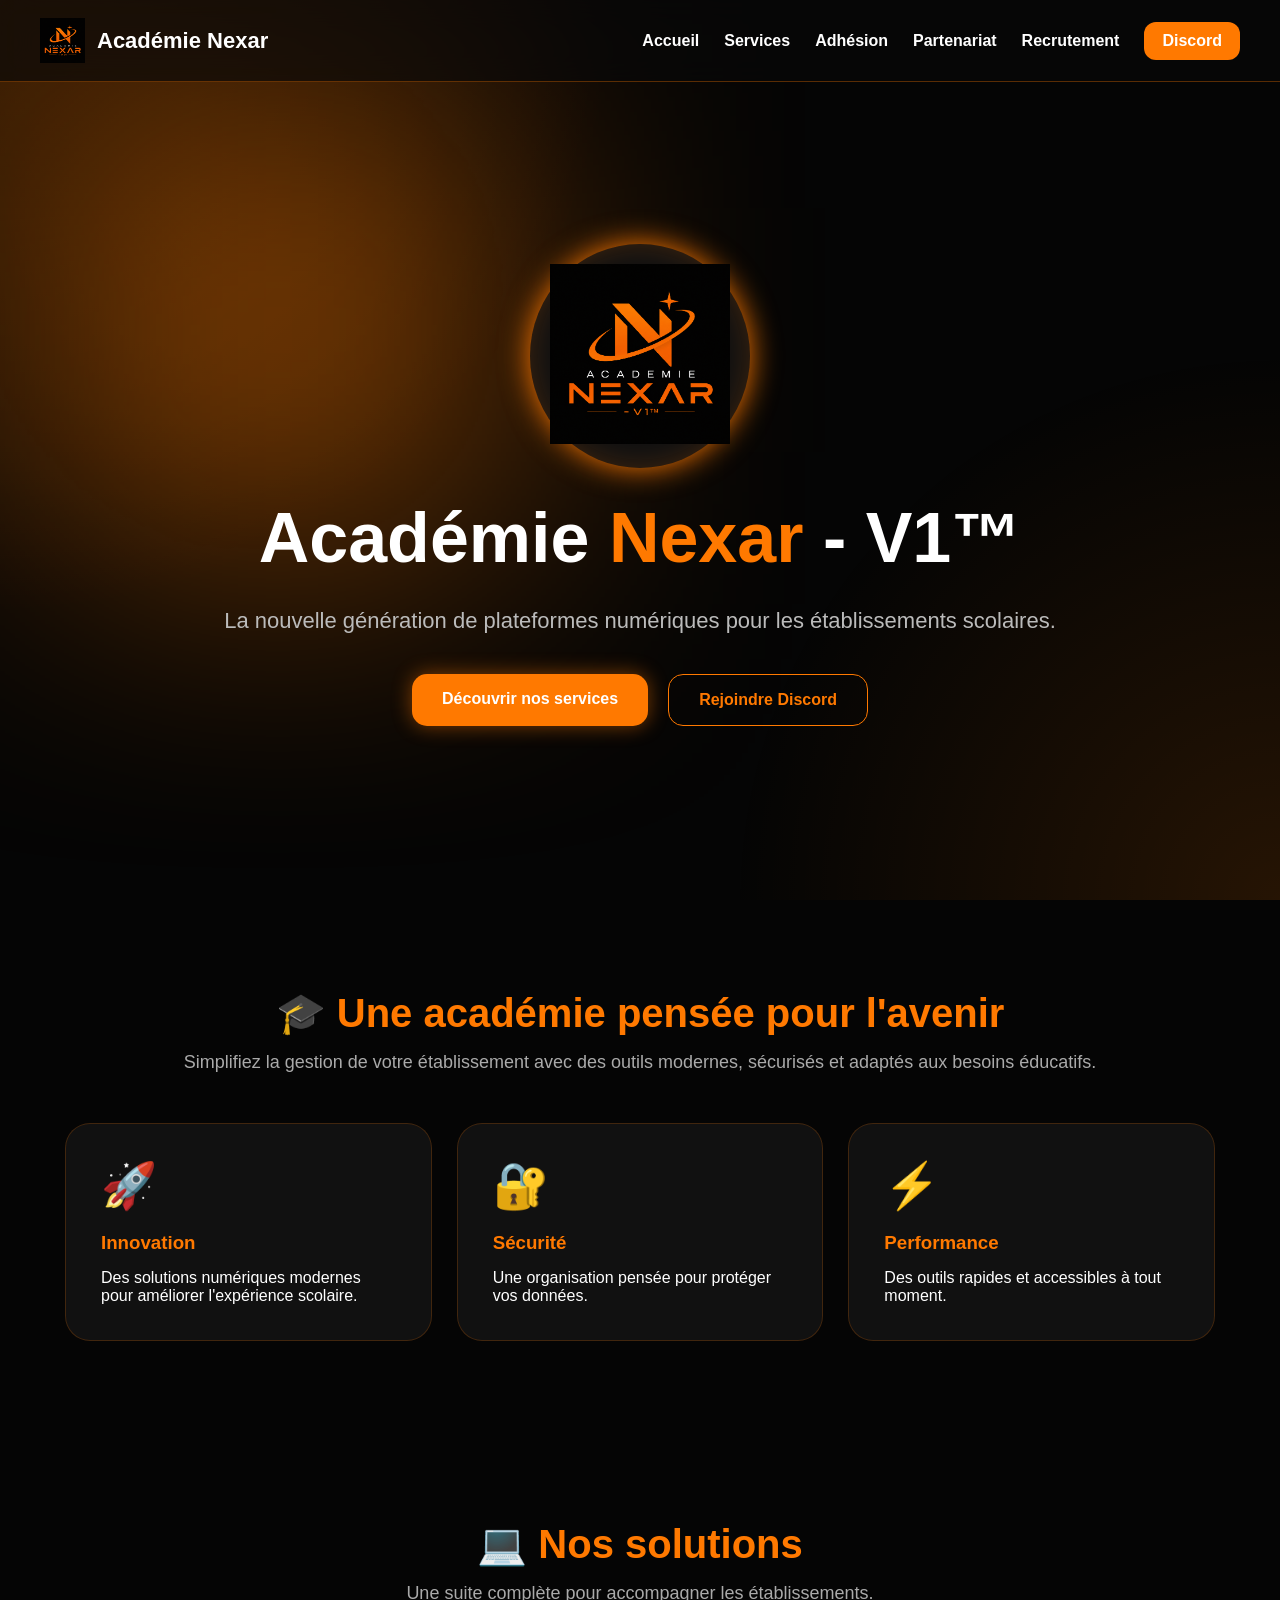
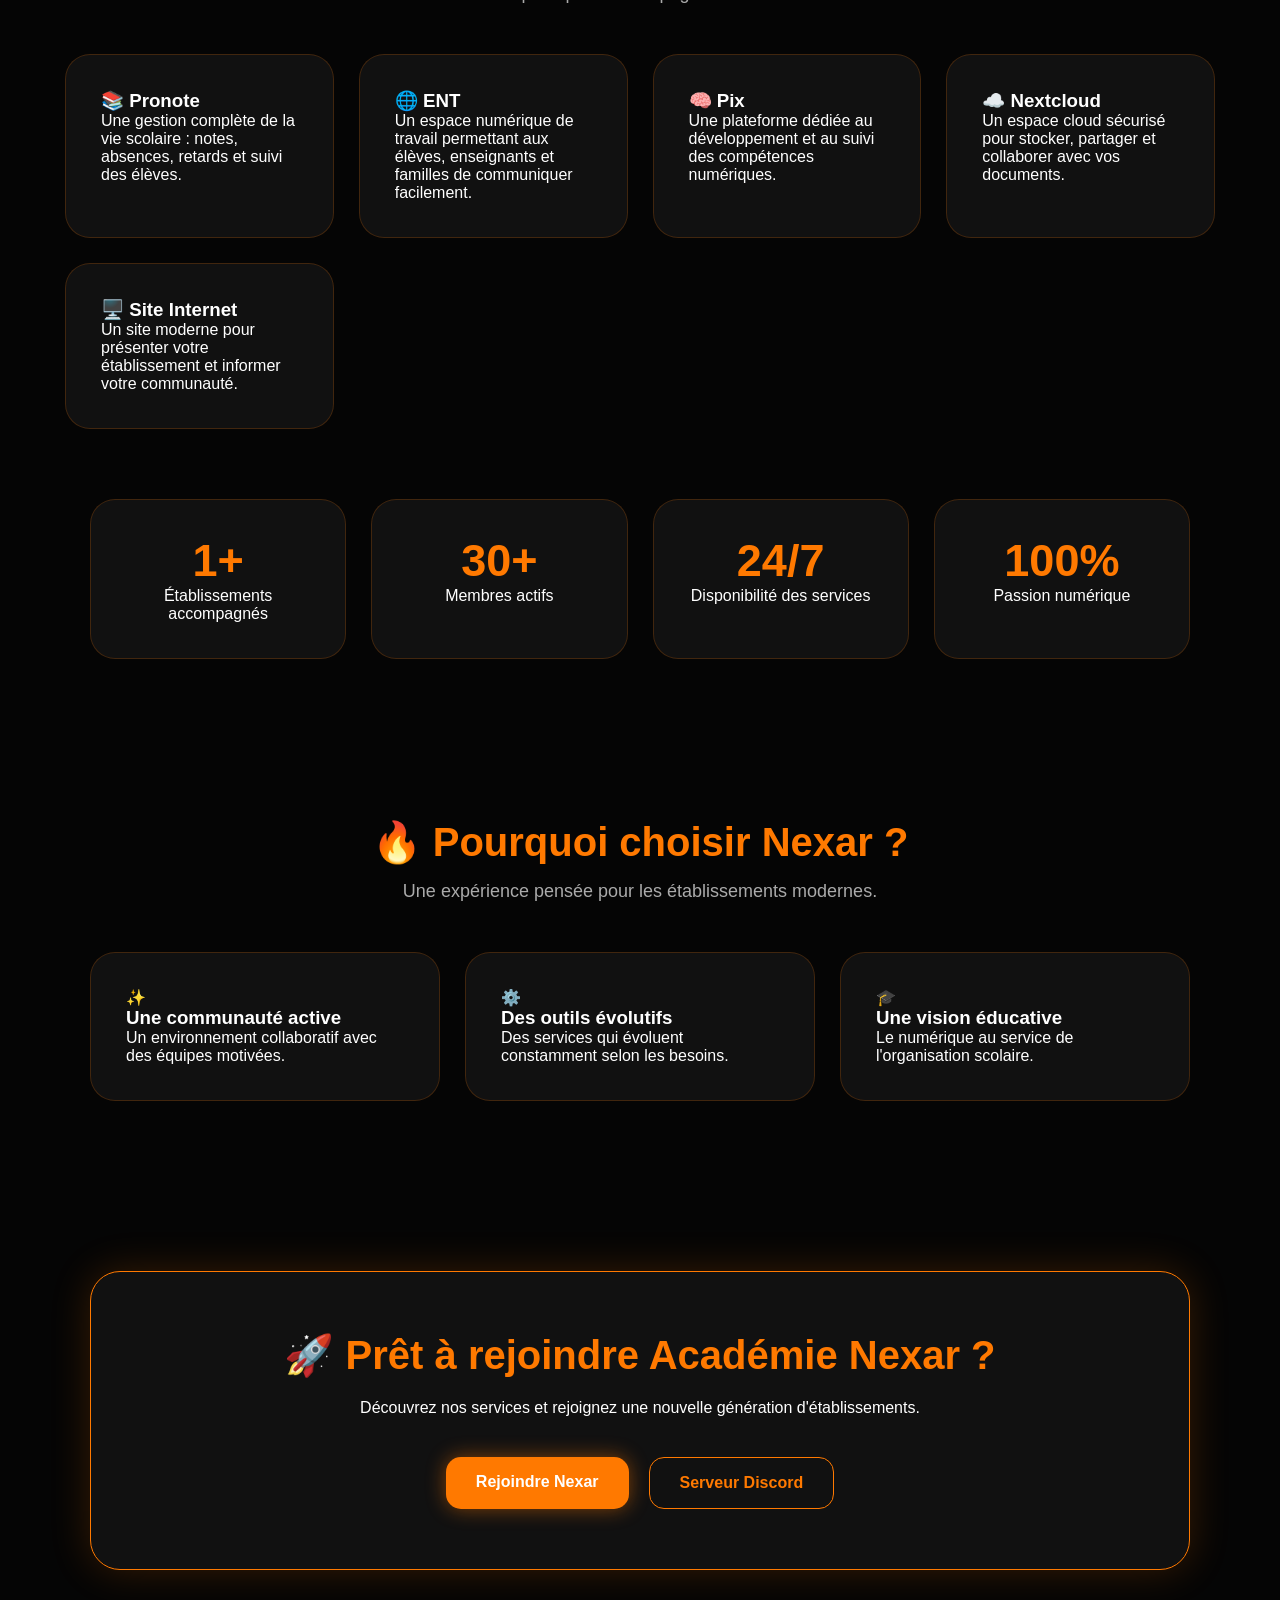
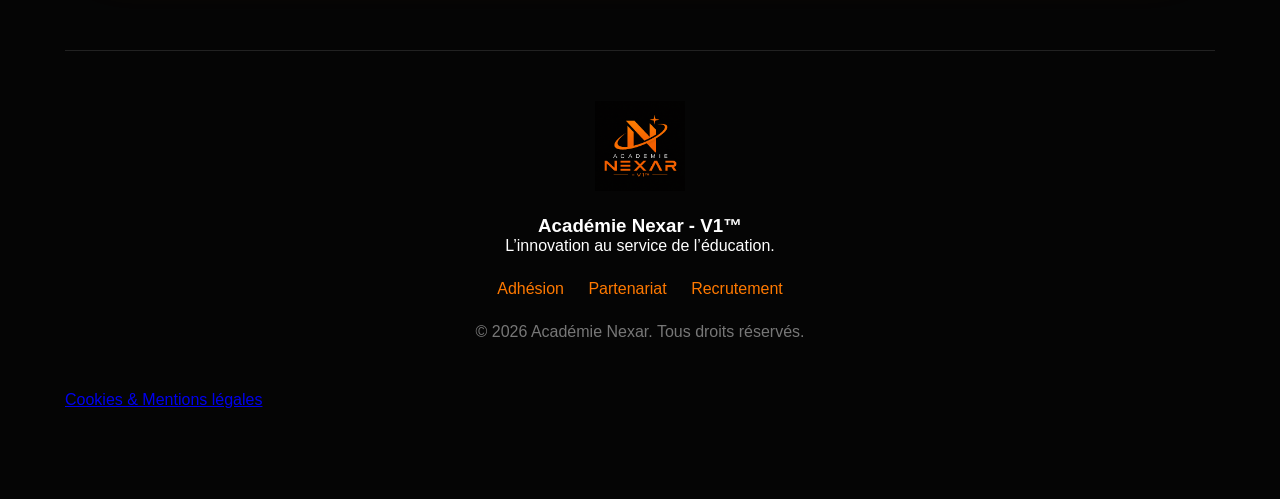
<file: index.html>
<!DOCTYPE html>
<html lang="fr">

<head>

<meta charset="UTF-8">
<meta name="viewport" content="width=device-width, initial-scale=1.0">

<title>Académie Nexar - V1™️</title>

<link rel="stylesheet" href="style.css">

</head>


<body>


<div class="background"></div>


<!-- NAVIGATION -->

<nav class="navbar">

<div class="nav-container">


<div class="brand">

<img src="logo.png" alt="Académie Nexar">

<span>
Académie Nexar
</span>

</div>



<div class="nav-links">

<a href="index.html">
Accueil
</a>

<a href="#services">
Services
</a>

<a href="adhesion.html">
Adhésion
</a>

<a href="partenariat.html">
Partenariat
</a>

<a href="recrutement.html">
Recrutement
</a>

<a class="discord-btn" href="https://discord.gg/2ywmXFAw8h">
Discord
</a>


</div>


</div>

</nav>





<!-- HERO -->


<header class="hero">


<div class="hero-content">


<div class="logo-box">

<img src="logo.png" class="hero-logo">

</div>



<h1>

Académie 
<span>Nexar</span>
- V1™️

</h1>



<p>

La nouvelle génération de plateformes numériques
pour les établissements scolaires.

</p>



<div class="hero-buttons">


<a href="#services" class="primary-btn">

Découvrir nos services

</a>



<a href="https://discord.gg/2ywmXFAw8h" class="secondary-btn">

Rejoindre Discord

</a>



</div>



</div>


</header>






<!-- PRESENTATION -->


<section class="section reveal">


<div class="section-title">

<h2>
🎓 Une académie pensée pour l'avenir
</h2>


<p>
Simplifiez la gestion de votre établissement avec des outils modernes,
sécurisés et adaptés aux besoins éducatifs.
</p>


</div>




<div class="features">


<div class="feature-card">

<div class="icon">
🚀
</div>


<h3>
Innovation
</h3>


<p>
Des solutions numériques modernes pour améliorer l'expérience scolaire.
</p>


</div>





<div class="feature-card">


<div class="icon">
🔐
</div>


<h3>
Sécurité
</h3>


<p>
Une organisation pensée pour protéger vos données.
</p>


</div>





<div class="feature-card">


<div class="icon">
⚡
</div>


<h3>
Performance
</h3>


<p>
Des outils rapides et accessibles à tout moment.
</p>


</div>


</div>


</section>





<!-- SERVICES -->


<section id="services" class="section">


<div class="section-title">


<h2>
💻 Nos solutions
</h2>


<p>
Une suite complète pour accompagner les établissements.
</p>


</div>

<div class="services-grid">


<div class="service-card reveal">

<h3>
📚 Pronote
</h3>

<p>
Une gestion complète de la vie scolaire : notes, absences, retards et suivi des élèves.
</p>

</div>



<div class="service-card reveal">

<h3>
🌐 ENT
</h3>

<p>
Un espace numérique de travail permettant aux élèves, enseignants et familles de communiquer facilement.
</p>

</div>




<div class="service-card reveal">

<h3>
🧠 Pix
</h3>

<p>
Une plateforme dédiée au développement et au suivi des compétences numériques.
</p>

</div>





<div class="service-card reveal">

<h3>
☁️ Nextcloud
</h3>

<p>
Un espace cloud sécurisé pour stocker, partager et collaborer avec vos documents.
</p>

</div>





<div class="service-card reveal">

<h3>
🖥️ Site Internet
</h3>

<p>
Un site moderne pour présenter votre établissement et informer votre communauté.
</p>

</div>



</div>
  
  <!-- STATISTIQUES -->

<section class="stats-section reveal">


<div class="stats">


<div class="stat-card">

<h2>
1+
</h2>

<p>
Établissements accompagnés
</p>

</div>



<div class="stat-card">

<h2>
30+
</h2>

<p>
Membres actifs
</p>

</div>




<div class="stat-card">

<h2>
24/7
</h2>

<p>
Disponibilité des services
</p>

</div>




<div class="stat-card">

<h2>
100%
</h2>

<p>
Passion numérique
</p>

</div>


</div>


</section>







<!-- POURQUOI NEXAR -->


<section class="section reveal">


<div class="section-title">


<h2>
🔥 Pourquoi choisir Nexar ?
</h2>


<p>
Une expérience pensée pour les établissements modernes.
</p>


</div>




<div class="why-grid">



<div class="why-card">

<span>
✨
</span>

<h3>
Une communauté active
</h3>

<p>
Un environnement collaboratif avec des équipes motivées.
</p>

</div>





<div class="why-card">

<span>
⚙️
</span>

<h3>
Des outils évolutifs
</h3>

<p>
Des services qui évoluent constamment selon les besoins.
</p>

</div>





<div class="why-card">

<span>
🎓
</span>

<h3>
Une vision éducative
</h3>

<p>
Le numérique au service de l'organisation scolaire.
</p>

</div>


</div>


</section>








<!-- CALL TO ACTION -->


<section class="cta reveal">


<div>


<h2>
🚀 Prêt à rejoindre Académie Nexar ?
</h2>


<p>
Découvrez nos services et rejoignez une nouvelle génération d'établissements.
</p>



<div class="cta-buttons">


<a href="adhesion.html" class="primary-btn">

Rejoindre Nexar

</a>



<a href="https://discord.gg/2ywmXFAw8h" class="secondary-btn">

Serveur Discord

</a>



</div>



</div>


</section>









<!-- FOOTER -->


<footer>


<div class="footer-logo">

<img src="logo.png">


</div>



<h3>
Académie Nexar - V1™️
</h3>



<p>
L’innovation au service de l’éducation.
</p>



<div class="footer-links">


<a href="adhesion.html">
Adhésion
</a>


<a href="partenariat.html">
Partenariat
</a>


<a href="recrutement.html">
Recrutement
</a>



</div>



<p class="copyright">

© 2026 Académie Nexar. Tous droits réservés.

</p>


</footer>
<a href="cookie.html">
Cookies & Mentions légales
</a>





<script src="script.js"></script>


</body>

</html>
</file>
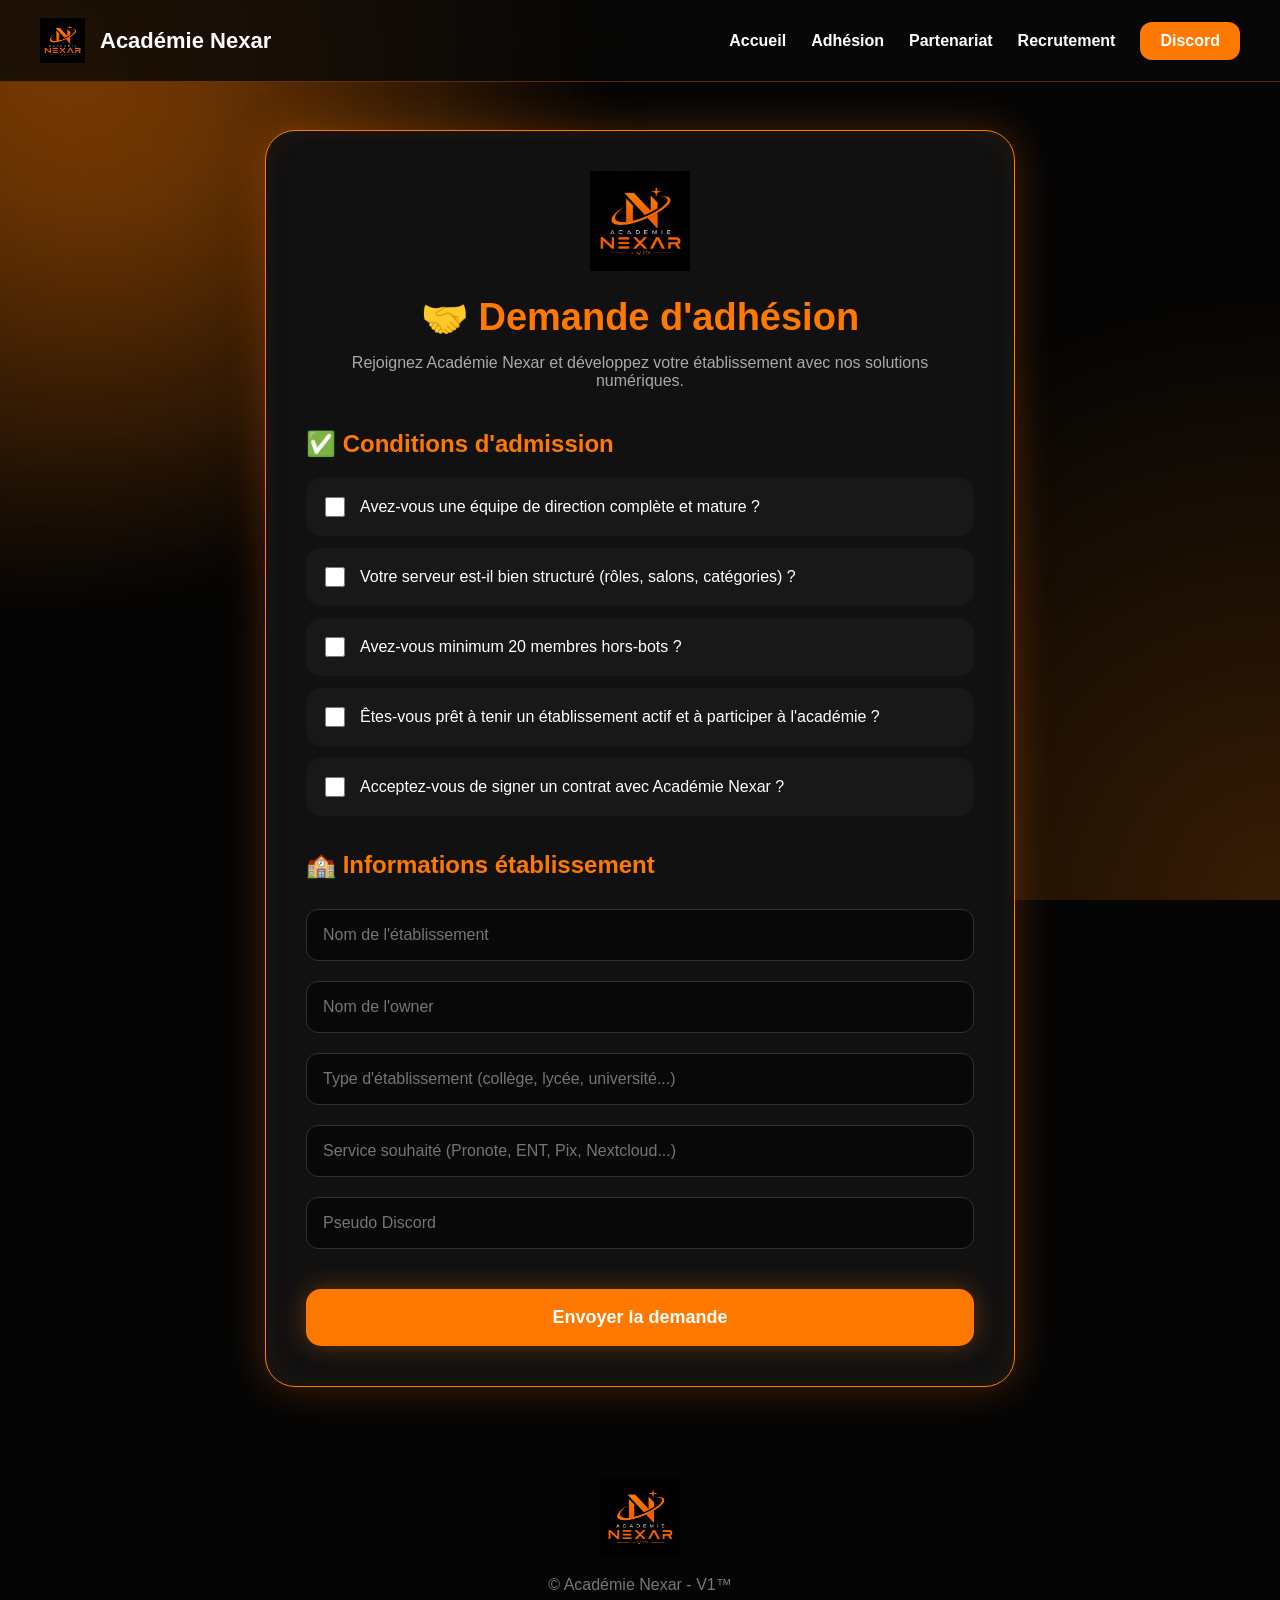
<file: adhesion.html>
<!DOCTYPE html>
<html lang="fr">

<head>

<meta charset="UTF-8">
<meta name="viewport" content="width=device-width, initial-scale=1.0">

<title>Adhésion - Académie Nexar</title>

<link rel="stylesheet" href="adhesion.css">

</head>


<body>


<div class="background"></div>



<!-- NAVBAR -->

<nav>

<div class="logo-area">

<img src="logo.png">

<span>
Académie Nexar
</span>

</div>


<div class="menu">

<a href="index.html">
Accueil
</a>

<a href="adhesion.html">
Adhésion
</a>

<a href="partenariat.html">
Partenariat
</a>

<a href="recrutement.html">
Recrutement
</a>


<a class="discord" href="https://discord.gg/2ywmXFAw8h">
Discord
</a>


</div>


</nav>





<!-- FORMULAIRE -->


<main>


<div class="form-card">


<div class="title">


<img src="logo.png">


<h1>
🤝 Demande d'adhésion
</h1>


<p>
Rejoignez Académie Nexar et développez votre établissement avec nos solutions numériques.
</p>


</div>





<form onsubmit="sendToDiscord(event,'adhesion')">

<h2>
✅ Conditions d'admission
</h2>




<label>

<input type="checkbox" required>

Avez-vous une équipe de direction complète et mature ?

</label>




<label>

<input type="checkbox" required>

Votre serveur est-il bien structuré (rôles, salons, catégories) ?

</label>




<label>

<input type="checkbox" required>

Avez-vous minimum 20 membres hors-bots ?

</label>




<label>

<input type="checkbox" required>

Êtes-vous prêt à tenir un établissement actif et à participer à l'académie ?

</label>




<label>

<input type="checkbox" required>

Acceptez-vous de signer un contrat avec Académie Nexar ?

</label>





<h2>
🏫 Informations établissement
</h2>





<input 
type="text"
placeholder="Nom de l'établissement"
required
>



<input 
type="text"
placeholder="Nom de l'owner"
required
>




<input 
type="text"
placeholder="Type d'établissement (collège, lycée, université...)"
required
>




<input 
type="text"
placeholder="Service souhaité (Pronote, ENT, Pix, Nextcloud...)"
required
>




<input 
type="text"
placeholder="Pseudo Discord"
required
>






<button type="submit">

Envoyer la demande

</button>




</form>



</div>


</main>






<footer>


<img src="logo.png">


<p>
© Académie Nexar - V1™️
</p>


</footer>




<script src="form-discord.js"></script>
</body>

</html>
</file>
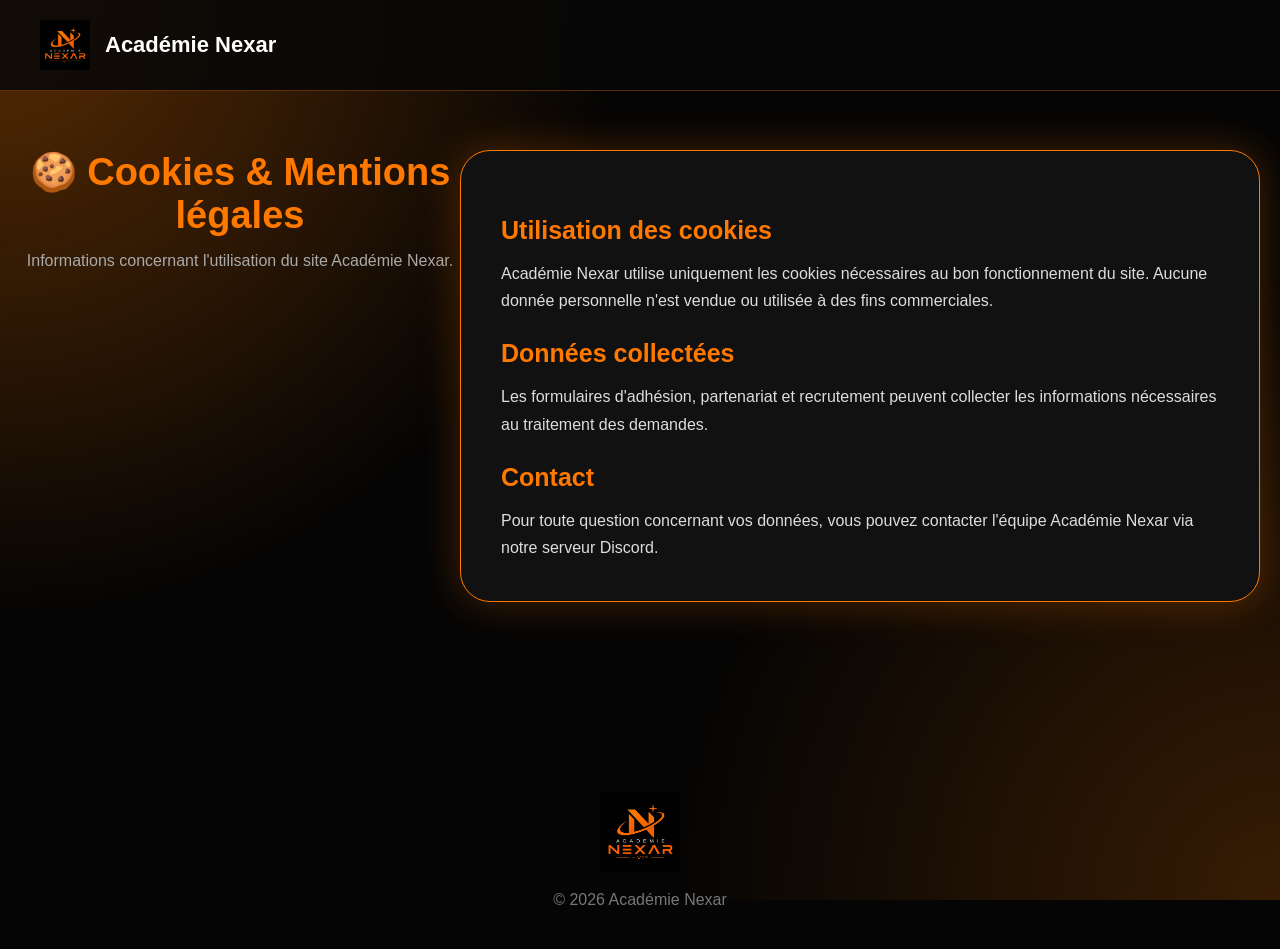
<file: cookie.html>
<!DOCTYPE html>
<html lang="fr">

<head>

<meta charset="UTF-8">
<meta name="viewport" content="width=device-width, initial-scale=1.0">

<title>Cookies - Académie Nexar</title>
<link rel="stylesheet" href="cookie.css">
</head>


<body>


<div class="background"></div>


<nav class="navbar">

<div class="brand">

<img src="logo.png">

<span>
Académie Nexar
</span>

</div>

</nav>



<section class="section reveal">


<div class="section-title">


<h2>
🍪 Cookies & Mentions légales
</h2>


<p>
Informations concernant l'utilisation du site Académie Nexar.
</p>


</div>




<div class="service-card">


<h3>
Utilisation des cookies
</h3>


<p>

Académie Nexar utilise uniquement les cookies nécessaires au bon fonctionnement du site.
Aucune donnée personnelle n'est vendue ou utilisée à des fins commerciales.

</p>



<h3>
Données collectées
</h3>


<p>

Les formulaires d'adhésion, partenariat et recrutement peuvent collecter les informations nécessaires au traitement des demandes.

</p>




<h3>
Contact
</h3>


<p>

Pour toute question concernant vos données, vous pouvez contacter l'équipe Académie Nexar via notre serveur Discord.

</p>



</div>


</section>



<footer>

<img src="logo.png">

<p>
© 2026 Académie Nexar
</p>

</footer>



</body>

</html>
</file>
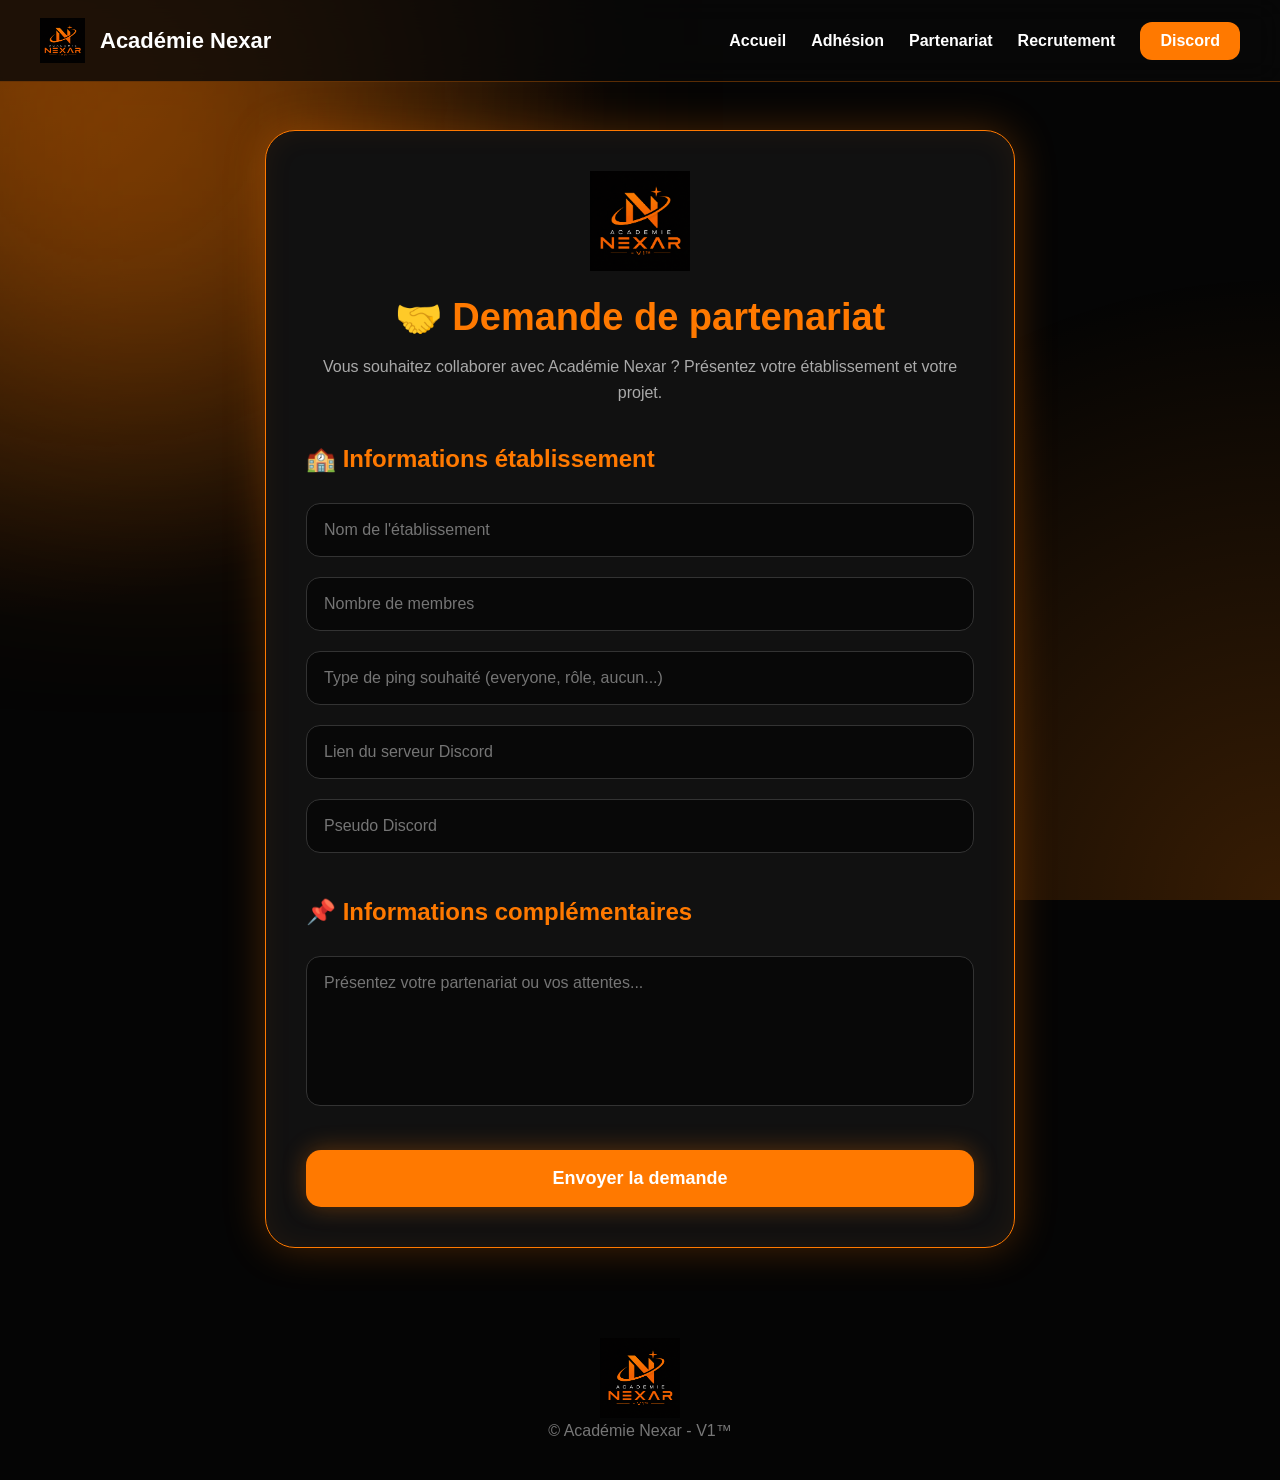
<file: partenariat.html>
<!DOCTYPE html>
<html lang="fr">

<head>

<meta charset="UTF-8">
<meta name="viewport" content="width=device-width, initial-scale=1.0">

<title>Partenariat - Académie Nexar</title>

<link rel="stylesheet" href="partenariat.css">

</head>


<body>


<div class="background"></div>




<!-- NAVBAR -->

<nav>


<div class="logo-area">

<img src="logo.png">

<span>
Académie Nexar
</span>

</div>




<div class="menu">

<a href="index.html">
Accueil
</a>


<a href="adhesion.html">
Adhésion
</a>


<a href="partenariat.html">
Partenariat
</a>


<a href="recrutement.html">
Recrutement
</a>


<a class="discord" href="https://discord.gg/2ywmXFAw8h">
Discord
</a>


</div>


</nav>







<!-- FORMULAIRE -->


<main>


<div class="form-card">



<div class="title">


<img src="logo.png">



<h1>
🤝 Demande de partenariat
</h1>


<p>
Vous souhaitez collaborer avec Académie Nexar ?
Présentez votre établissement et votre projet.
</p>



</div>







<form onsubmit="sendToDiscord(event,'partenariat')">



<h2>
🏫 Informations établissement
</h2>




<input 
type="text"
placeholder="Nom de l'établissement"
required
>




<input 
type="number"
placeholder="Nombre de membres"
required
>




<input 
type="text"
placeholder="Type de ping souhaité (everyone, rôle, aucun...)"
required
>




<input 
type="url"
placeholder="Lien du serveur Discord"
required
>




<input 
type="text"
placeholder="Pseudo Discord"
required
>







<h2>
📌 Informations complémentaires
</h2>



<textarea 
placeholder="Présentez votre partenariat ou vos attentes..."
></textarea>






<button type="submit">

Envoyer la demande

</button>






</form>





</div>


</main>






<footer>


<img src="logo.png">


<p>
© Académie Nexar - V1™️
</p>


</footer>





<script src="form-discord.js"></script>
</body>

</html>
</file>
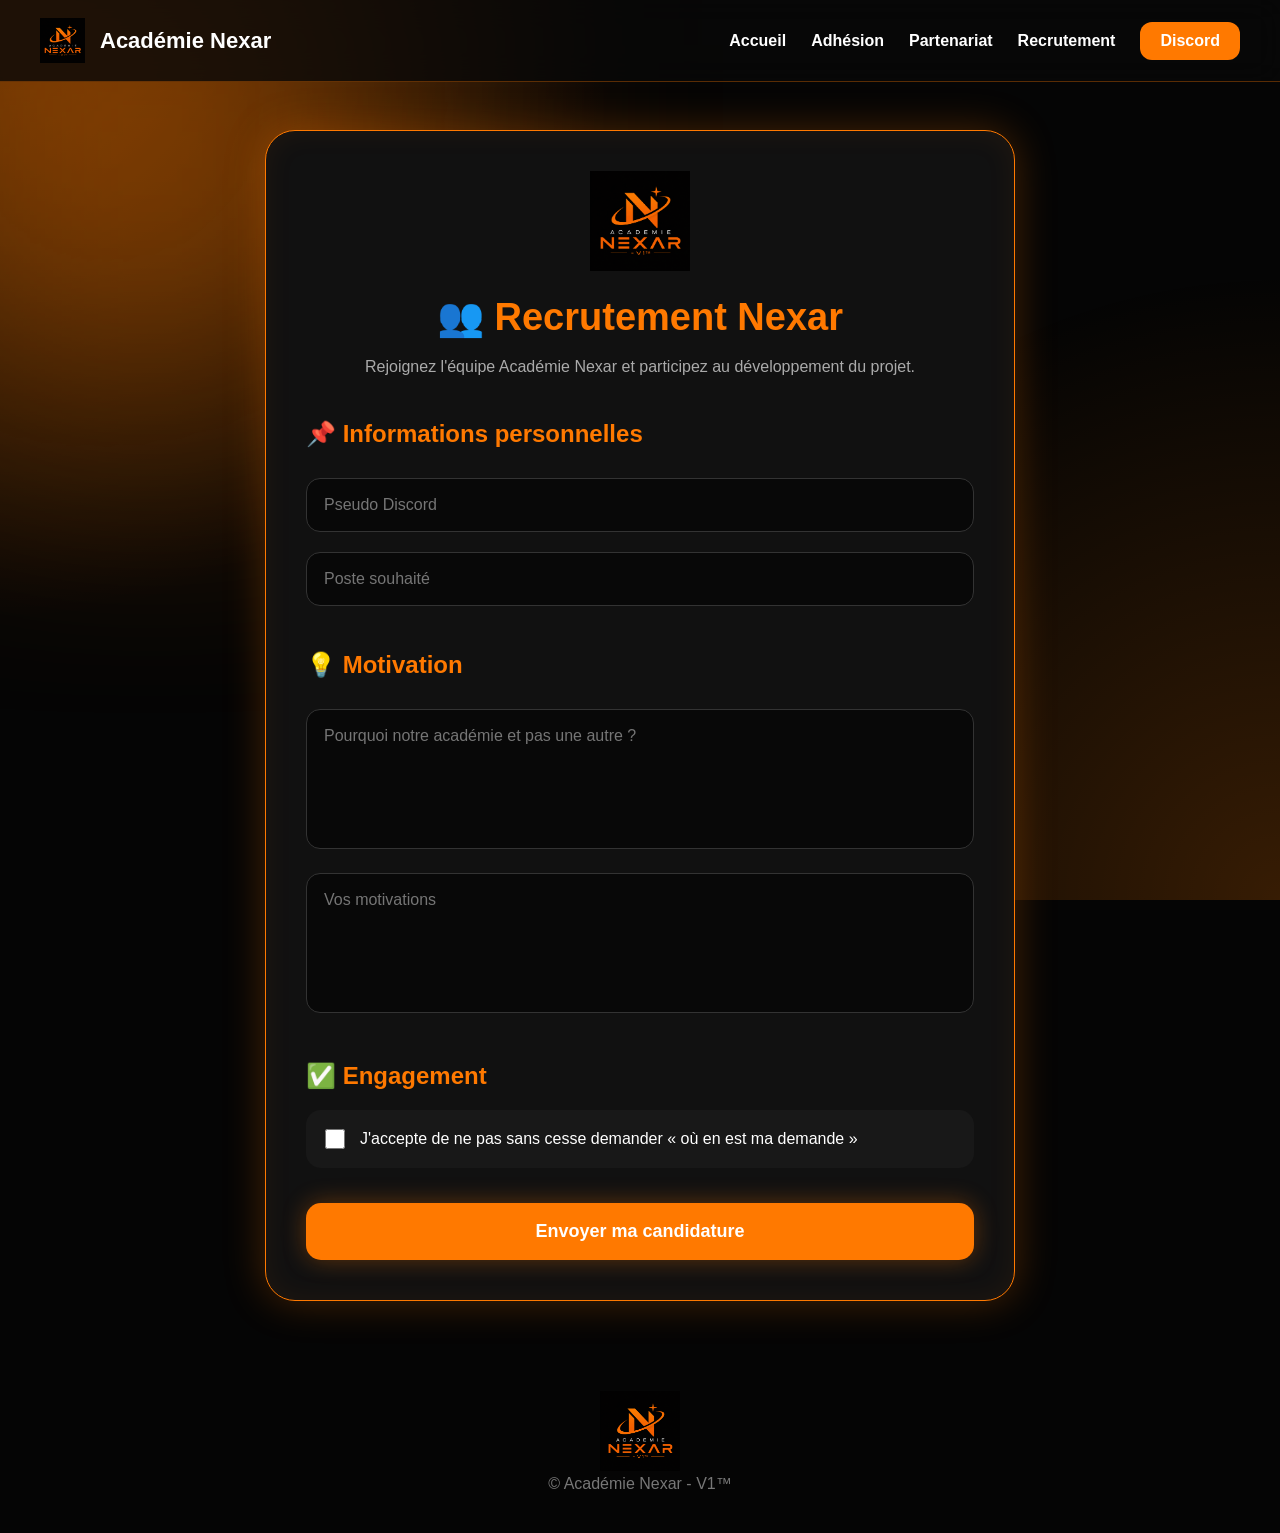
<file: recrutement.html>
<!DOCTYPE html>
<html lang="fr">

<head>

<meta charset="UTF-8">
<meta name="viewport" content="width=device-width, initial-scale=1.0">

<title>Recrutement - Académie Nexar</title>

<link rel="stylesheet" href="recrutement.css">

</head>


<body>


<div class="background"></div>




<!-- NAVBAR -->

<nav>


<div class="logo-area">

<img src="logo.png">

<span>
Académie Nexar
</span>

</div>




<div class="menu">

<a href="index.html">
Accueil
</a>


<a href="adhesion.html">
Adhésion
</a>


<a href="partenariat.html">
Partenariat
</a>


<a href="recrutement.html">
Recrutement
</a>


<a class="discord" href="https://discord.gg/2ywmXFAw8h">
Discord
</a>


</div>


</nav>






<!-- FORMULAIRE -->


<main>


<div class="form-card">



<div class="title">


<img src="logo.png">



<h1>
👥 Recrutement Nexar
</h1>


<p>
Rejoignez l'équipe Académie Nexar et participez au développement du projet.
</p>



</div>






<form onsubmit="sendToDiscord(event,'recrutement')">



<h2>
📌 Informations personnelles
</h2>





<input
type="text"
placeholder="Pseudo Discord"
required
>





<input
type="text"
placeholder="Poste souhaité"
required
>







<h2>
💡 Motivation
</h2>




<textarea
placeholder="Pourquoi notre académie et pas une autre ?"
required
></textarea>




<textarea
placeholder="Vos motivations"
required
></textarea>







<h2>
✅ Engagement
</h2>





<label>

<input 
type="checkbox"
required
>


J'accepte de ne pas sans cesse demander « où en est ma demande »

</label>






<button type="submit">

Envoyer ma candidature

</button>





</form>





</div>


</main>








<footer>


<img src="logo.png">


<p>
© Académie Nexar - V1™️
</p>


</footer>




<script src="form-discord.js"></script>
</body>

</html>
</file>
<file: style.css>
/* =========================
   ACADEMIE NEXAR V1
   STYLE PREMIUM
========================= */


*{
    margin:0;
    padding:0;
    box-sizing:border-box;
    font-family:"Segoe UI", Arial, sans-serif;
}


html{
    scroll-behavior:smooth;
}


body{

    background:#050505;
    color:white;
    overflow-x:hidden;

}




/* =========================
   BACKGROUND ANIME
========================= */


.background{

    position:fixed;
    width:100%;
    height:100%;

    background:
    radial-gradient(circle at top left,#ff790033,transparent 40%),
    radial-gradient(circle at bottom right,#ff790022,transparent 35%);

    z-index:-1;

}



.background::before{

    content:"";

    position:absolute;

    width:300px;
    height:300px;

    background:#ff7900;

    filter:blur(150px);

    top:20%;
    left:10%;

    animation:moveGlow 8s infinite alternate;

}



@keyframes moveGlow{

from{
transform:translate(0,0);
}

to{
transform:translate(300px,150px);
}

}






/* =========================
   NAVBAR
========================= */


.navbar{

position:fixed;

top:0;
left:0;

width:100%;

padding:18px 40px;

background:#080808aa;

backdrop-filter:blur(15px);

border-bottom:1px solid #ff790055;

z-index:100;

}



.nav-container{

display:flex;

align-items:center;

justify-content:space-between;

}



.brand{

display:flex;

align-items:center;

gap:12px;

font-size:22px;

font-weight:700;

}



.brand img{

width:45px;

height:45px;

object-fit:contain;

}



.nav-links{

display:flex;

align-items:center;

gap:25px;

}



.nav-links a{

color:white;

text-decoration:none;

font-weight:600;

transition:.3s;

}



.nav-links a:hover{

color:#ff7900;

transform:translateY(-3px);

}





.discord-btn{

background:#ff7900;

padding:10px 18px;

border-radius:12px;

}



.discord-btn:hover{

background:white;

color:#ff7900!important;

}





/* =========================
   HERO
========================= */


.hero{

min-height:100vh;

display:flex;

align-items:center;

justify-content:center;

text-align:center;

padding:120px 20px 50px;

}



.hero-content{

max-width:900px;

}



.logo-box{

display:inline-block;

padding:20px;

border-radius:50%;

background:#111;

box-shadow:
0 0 30px #ff7900,
inset 0 0 30px #ff790033;

animation:floating 4s infinite ease-in-out;

}



.hero-logo{

width:180px;

height:180px;

object-fit:contain;

}



@keyframes floating{

50%{

transform:translateY(-15px);

}

}



.hero h1{

font-size:70px;

margin:30px 0;

}



.hero h1 span{

color:#ff7900;

}



.hero p{

font-size:22px;

color:#bbb;

}





/* BUTTONS */


.hero-buttons,
.cta-buttons{

margin-top:40px;

display:flex;

justify-content:center;

gap:20px;

flex-wrap:wrap;

}



.primary-btn,
.secondary-btn{

padding:16px 30px;

border-radius:15px;

text-decoration:none;

font-weight:700;

transition:.35s;

}



.primary-btn{

background:#ff7900;

color:white;

box-shadow:0 0 20px #ff790077;

}



.primary-btn:hover{

transform:scale(1.08);

box-shadow:0 0 40px #ff7900;

}



.secondary-btn{

border:1px solid #ff7900;

color:#ff7900;

}



.secondary-btn:hover{

background:#ff7900;

color:white;

transform:scale(1.08);

}





/* =========================
   SECTIONS
========================= */


.section{

max-width:1200px;

margin:auto;

padding:90px 25px;

}



.section-title{

text-align:center;

margin-bottom:50px;

}



.section-title h2{

font-size:40px;

color:#ff7900;

margin-bottom:15px;

}



.section-title p{

color:#aaa;

font-size:18px;

}





/* =========================
   CARDS
========================= */


.features,
.services-grid,
.why-grid,
.stats{

display:grid;

grid-template-columns:repeat(auto-fit,minmax(250px,1fr));

gap:25px;

}



.feature-card,
.service-card,
.why-card,
.stat-card{


background:#111;

border:1px solid #ff790033;

border-radius:25px;

padding:35px;

transition:.4s;

position:relative;

overflow:hidden;

}



.feature-card::before,
.service-card::before,
.why-card::before{


content:"";

position:absolute;

width:100%;

height:3px;

background:#ff7900;

top:0;

left:-100%;

transition:.5s;

}



.feature-card:hover::before,
.service-card:hover::before,
.why-card:hover::before{

left:0;

}




.feature-card:hover,
.service-card:hover,
.why-card:hover,
.stat-card:hover{


transform:translateY(-12px);

box-shadow:0 0 35px #ff790044;

border-color:#ff7900;

}



.icon{

font-size:45px;

margin-bottom:20px;

}



.card h3,
.feature-card h3{

color:#ff7900;

margin-bottom:15px;

}





/* =========================
   STATS
========================= */


.stats-section{

padding:70px 25px;

max-width:1200px;

margin:auto;

}



.stat-card{

text-align:center;

}



.stat-card h2{

font-size:45px;

color:#ff7900;

}




/* =========================
   CTA
========================= */


.cta{

margin:80px auto;

max-width:1100px;

padding:60px 30px;

text-align:center;

background:#111;

border-radius:30px;

border:1px solid #ff7900;

box-shadow:0 0 40px #ff790033;

}



.cta h2{

font-size:40px;

color:#ff7900;

margin-bottom:20px;

}





/* =========================
   FOOTER
========================= */


footer{

text-align:center;

padding:50px 20px;

border-top:1px solid #222;

}



.footer-logo img{

width:90px;

margin-bottom:20px;

}



.footer-links{

margin:25px;

}



.footer-links a{

color:#ff7900;

margin:10px;

text-decoration:none;

}



.copyright{

color:#777;

margin-top:20px;

}






/* =========================
   ANIMATION SCROLL
========================= */


.reveal{

opacity:0;

transform:translateY(40px);

transition:1s;

}


.reveal.active{

opacity:1;

transform:none;

}







/* =========================
   MOBILE
========================= */


@media(max-width:800px){


.nav-container{

flex-direction:column;

gap:15px;

}


.nav-links{

flex-wrap:wrap;

justify-content:center;

}



.hero h1{

font-size:45px;

}



.hero-logo{

width:130px;

height:130px;

}



.section-title h2{

font-size:32px;

}



}
</file>
<file: adhesion.css>
/* =========================
   ACADEMIE NEXAR
   ADHESION CSS PREMIUM
========================= */


*{
    margin:0;
    padding:0;
    box-sizing:border-box;
    font-family:"Segoe UI",Arial,sans-serif;
}


body{

    min-height:100vh;
    background:#050505;
    color:white;
    overflow-x:hidden;

}



/* =========================
   BACKGROUND
========================= */


.background{

    position:fixed;
    width:100%;
    height:100%;

    background:
    radial-gradient(circle at top left,#ff790055,transparent 40%),
    radial-gradient(circle at bottom right,#ff790033,transparent 40%);

    z-index:-1;

}



.background::after{

    content:"";

    position:absolute;

    width:250px;
    height:250px;

    background:#ff7900;

    filter:blur(150px);

    animation:glow 8s infinite alternate;

}



@keyframes glow{

from{
transform:translate(0,0);
}

to{
transform:translate(500px,300px);
}

}





/* =========================
   NAVBAR
========================= */


nav{

position:fixed;

top:0;
left:0;

width:100%;

padding:18px 40px;

display:flex;

justify-content:space-between;

align-items:center;

background:#080808cc;

backdrop-filter:blur(15px);

border-bottom:1px solid #ff790055;

z-index:20;

}



.logo-area{

display:flex;

align-items:center;

gap:15px;

font-size:22px;

font-weight:700;

}



.logo-area img{

width:45px;

height:45px;

object-fit:contain;

}



.menu{

display:flex;

align-items:center;

gap:25px;

}



.menu a{

color:white;

text-decoration:none;

font-weight:600;

transition:.3s;

}



.menu a:hover{

color:#ff7900;

transform:translateY(-3px);

}



.discord{

background:#ff7900;

padding:10px 20px;

border-radius:12px;

}





/* =========================
   FORMULAIRE
========================= */


main{

padding-top:130px;

display:flex;

justify-content:center;

padding-left:20px;
padding-right:20px;

}




.form-card{


width:750px;

background:#111;

border:1px solid #ff7900;

border-radius:30px;

padding:40px;

box-shadow:
0 0 40px #ff790044,
inset 0 0 30px #ff790011;


animation:appear 1s ease;


}



@keyframes appear{

from{

opacity:0;
transform:translateY(40px);

}

to{

opacity:1;
transform:none;

}

}





.title{

text-align:center;

}



.title img{

width:100px;

margin-bottom:20px;

}



.title h1{

font-size:38px;

color:#ff7900;

margin-bottom:15px;

}



.title p{

color:#aaa;

margin-bottom:40px;

}





/* TITRES */


h2{

color:#ff7900;

margin:35px 0 20px;

font-size:24px;

}





/* CHECKBOX */


label{

display:flex;

align-items:center;

gap:15px;

background:#181818;

padding:18px;

border-radius:15px;

margin:12px 0;

cursor:pointer;

transition:.3s;

border:1px solid transparent;

}



label:hover{

border-color:#ff7900;

transform:translateX(5px);

}




input[type="checkbox"]{

width:20px;

height:20px;

accent-color:#ff7900;

}





/* INPUTS */


input[type="text"]{

width:100%;

padding:16px;

margin:10px 0;

background:#080808;

border:1px solid #333;

border-radius:12px;

color:white;

font-size:16px;

transition:.3s;

}



input[type="text"]:focus{

outline:none;

border-color:#ff7900;

box-shadow:0 0 20px #ff790055;

}





/* BOUTON */


button{


margin-top:30px;

width:100%;

padding:18px;

background:#ff7900;

border:none;

border-radius:15px;

color:white;

font-size:18px;

font-weight:bold;

cursor:pointer;

transition:.35s;

box-shadow:0 0 25px #ff790055;


}



button:hover{


background:white;

color:#ff7900;

transform:scale(1.04);

box-shadow:0 0 40px #ff7900;


}





/* FOOTER */


footer{

text-align:center;

padding:40px;

margin-top:50px;

color:#777;

}



footer img{

width:80px;

margin-bottom:15px;

}





/* MOBILE */


@media(max-width:800px){


nav{

flex-direction:column;

gap:15px;

}



.menu{

flex-wrap:wrap;

justify-content:center;

}



.form-card{

padding:25px;

}



.title h1{

font-size:28px;

}


}
</file>
<file: cookie.css>
/* =========================
   ACADEMIE NEXAR
   COOKIE / MENTIONS CSS
========================= */


*{
    margin:0;
    padding:0;
    box-sizing:border-box;
    font-family:"Segoe UI",Arial,sans-serif;
}


body{

    min-height:100vh;
    background:#050505;
    color:white;

}




.background{

position:fixed;

width:100%;
height:100%;

background:
radial-gradient(circle at top left,#ff790055,transparent 40%),
radial-gradient(circle at bottom right,#ff790033,transparent 40%);

z-index:-1;

}




.navbar{

position:fixed;

top:0;

width:100%;

padding:20px 40px;

background:#080808dd;

border-bottom:1px solid #ff790055;

}



.brand{

display:flex;

align-items:center;

gap:15px;

font-size:22px;

font-weight:bold;

}



.brand img{

width:50px;

height:50px;

object-fit:contain;

}





.section{

padding:150px 20px;

display:flex;

justify-content:center;

}




.section-title{

text-align:center;

margin-bottom:40px;

}



.section-title h2{

color:#ff7900;

font-size:38px;

margin-bottom:15px;

}



.section-title p{

color:#aaa;

}





.service-card{


max-width:800px;

background:#111;

border:1px solid #ff7900;

border-radius:30px;

padding:40px;

box-shadow:

0 0 40px #ff790044;


animation:show 1s ease;


}




.service-card h3{

color:#ff7900;

font-size:25px;

margin:25px 0 15px;

}



.service-card p{

color:#ddd;

line-height:1.7;

}





@keyframes show{

from{

opacity:0;

transform:translateY(40px);

}


to{

opacity:1;

transform:none;

}

}







footer{

text-align:center;

padding:40px;

color:#777;

}



footer img{

width:80px;

margin-bottom:15px;

}
</file>
<file: partenariat.css>
/* =========================
   ACADEMIE NEXAR
   PARTENARIAT CSS PREMIUM
========================= */


*{
    margin:0;
    padding:0;
    box-sizing:border-box;
    font-family:"Segoe UI",Arial,sans-serif;
}


body{

    min-height:100vh;
    background:#050505;
    color:white;
    overflow-x:hidden;

}





/* BACKGROUND */

.background{

    position:fixed;
    width:100%;
    height:100%;

    background:
    radial-gradient(circle at top left,#ff790055,transparent 40%),
    radial-gradient(circle at bottom right,#ff790033,transparent 40%);

    z-index:-1;

}


.background::after{

    content:"";

    position:absolute;

    width:300px;
    height:300px;

    background:#ff7900;

    filter:blur(160px);

    animation:moveGlow 8s infinite alternate;

}



@keyframes moveGlow{

from{

transform:translate(0,0);

}


to{

transform:translate(400px,250px);

}

}







/* NAVBAR */


nav{

position:fixed;

top:0;
left:0;

width:100%;

padding:18px 40px;

display:flex;

justify-content:space-between;

align-items:center;

background:#080808cc;

backdrop-filter:blur(15px);

border-bottom:1px solid #ff790055;

z-index:10;

}




.logo-area{

display:flex;

align-items:center;

gap:15px;

font-size:22px;

font-weight:700;

}



.logo-area img{

width:45px;

height:45px;

object-fit:contain;

}





.menu{

display:flex;

gap:25px;

align-items:center;

}




.menu a{

color:white;

text-decoration:none;

font-weight:600;

transition:.3s;

}



.menu a:hover{

color:#ff7900;

transform:translateY(-3px);

}





.discord{

background:#ff7900;

padding:10px 20px;

border-radius:12px;

}








/* FORMULAIRE */


main{

padding-top:130px;

padding-left:20px;

padding-right:20px;

display:flex;

justify-content:center;

}





.form-card{


width:750px;

background:#111;

border-radius:30px;

padding:40px;

border:1px solid #ff7900;

box-shadow:

0 0 40px #ff790044,
inset 0 0 30px #ff790011;


animation:show .8s ease;

}




@keyframes show{

from{

opacity:0;

transform:translateY(50px);

}

to{

opacity:1;

transform:none;

}

}







/* TITRE */


.title{

text-align:center;

}



.title img{

width:100px;

margin-bottom:20px;

}




.title h1{

font-size:38px;

color:#ff7900;

margin-bottom:15px;

}



.title p{

color:#aaa;

line-height:1.6;

margin-bottom:40px;

}







/* TITRES */


h2{

color:#ff7900;

margin:35px 0 20px;

}







/* INPUT */


input,
textarea{


width:100%;

background:#080808;

border:1px solid #333;

border-radius:14px;

padding:17px;

margin:10px 0;

color:white;

font-size:16px;

transition:.3s;


}




input:focus,
textarea:focus{


outline:none;

border-color:#ff7900;

box-shadow:0 0 20px #ff790055;


}






/* TEXTAREA */


textarea{

height:150px;

resize:none;

}





/* BOUTON */


button{


width:100%;

margin-top:30px;

padding:18px;

background:#ff7900;

border:none;

border-radius:15px;

font-size:18px;

font-weight:bold;

color:white;

cursor:pointer;

transition:.35s;

box-shadow:0 0 25px #ff790055;


}




button:hover{


background:white;

color:#ff7900;

transform:scale(1.04);

box-shadow:0 0 45px #ff7900;


}






/* FOOTER */


footer{

text-align:center;

padding:40px;

margin-top:50px;

color:#777;

}




footer img{

width:80px;

}





/* MOBILE */


@media(max-width:800px){


nav{

flex-direction:column;

gap:15px;

}



.menu{

flex-wrap:wrap;

justify-content:center;

}



.form-card{

padding:25px;

}



.title h1{

font-size:28px;

}


}
</file>
<file: recrutement.css>
/* =========================
   ACADEMIE NEXAR
   RECRUTEMENT CSS PREMIUM
========================= */


*{
    margin:0;
    padding:0;
    box-sizing:border-box;
    font-family:"Segoe UI",Arial,sans-serif;
}


body{

    min-height:100vh;
    background:#050505;
    color:white;
    overflow-x:hidden;

}



/* =========================
   BACKGROUND
========================= */


.background{

    position:fixed;

    width:100%;
    height:100%;

    background:
    radial-gradient(circle at top left,#ff790055,transparent 40%),
    radial-gradient(circle at bottom right,#ff790033,transparent 40%);

    z-index:-1;

}



.background::after{

    content:"";

    position:absolute;

    width:300px;
    height:300px;

    background:#ff7900;

    filter:blur(160px);

    animation:moveGlow 8s infinite alternate;

}



@keyframes moveGlow{

from{
    transform:translate(0,0);
}


to{
    transform:translate(400px,250px);
}

}






/* =========================
   NAVBAR
========================= */


nav{

position:fixed;

top:0;
left:0;

width:100%;

padding:18px 40px;

display:flex;

align-items:center;

justify-content:space-between;

background:#080808cc;

backdrop-filter:blur(15px);

border-bottom:1px solid #ff790055;

z-index:20;

}



.logo-area{

display:flex;

align-items:center;

gap:15px;

font-size:22px;

font-weight:700;

}



.logo-area img{

width:45px;

height:45px;

object-fit:contain;

}





.menu{

display:flex;

align-items:center;

gap:25px;

}



.menu a{

color:white;

text-decoration:none;

font-weight:600;

transition:.3s;

}



.menu a:hover{

color:#ff7900;

transform:translateY(-3px);

}





.discord{

background:#ff7900;

padding:10px 20px;

border-radius:12px;

}







/* =========================
   FORMULAIRE
========================= */


main{

padding-top:130px;

padding-left:20px;

padding-right:20px;

display:flex;

justify-content:center;

}





.form-card{

width:750px;

background:#111;

border-radius:30px;

padding:40px;

border:1px solid #ff7900;

box-shadow:

0 0 40px #ff790044,
inset 0 0 30px #ff790011;


animation:appear .8s ease;

}




@keyframes appear{

from{

opacity:0;

transform:translateY(50px);

}

to{

opacity:1;

transform:none;

}

}







/* =========================
   TITRE
========================= */


.title{

text-align:center;

}



.title img{

width:100px;

margin-bottom:20px;

}




.title h1{

font-size:38px;

color:#ff7900;

margin-bottom:15px;

}



.title p{

color:#aaa;

line-height:1.6;

margin-bottom:40px;

}





h2{

color:#ff7900;

margin:35px 0 20px;

font-size:24px;

}







/* =========================
   INPUTS
========================= */


input[type="text"],
textarea{


width:100%;

background:#080808;

border:1px solid #333;

border-radius:14px;

padding:17px;

margin:10px 0;

color:white;

font-size:16px;

transition:.3s;


}



input:focus,
textarea:focus{


outline:none;

border-color:#ff7900;

box-shadow:0 0 20px #ff790055;


}





textarea{

height:140px;

resize:none;

}





/* =========================
   CHECKBOX
========================= */


label{

display:flex;

align-items:center;

gap:15px;

background:#181818;

border-radius:15px;

padding:18px;

margin-top:20px;

border:1px solid transparent;

transition:.3s;

cursor:pointer;

}



label:hover{

border-color:#ff7900;

transform:translateX(5px);

}



input[type="checkbox"]{

width:20px;

height:20px;

accent-color:#ff7900;

}





/* =========================
   BOUTON
========================= */


button{


width:100%;

margin-top:35px;

padding:18px;

background:#ff7900;

border:none;

border-radius:15px;

font-size:18px;

font-weight:bold;

color:white;

cursor:pointer;

transition:.35s;

box-shadow:0 0 25px #ff790055;


}



button:hover{


background:white;

color:#ff7900;

transform:scale(1.04);

box-shadow:0 0 45px #ff7900;


}







/* =========================
   FOOTER
========================= */


footer{

text-align:center;

padding:40px;

margin-top:50px;

color:#777;

}



footer img{

width:80px;

}





/* =========================
   MOBILE
========================= */


@media(max-width:800px){


nav{

flex-direction:column;

gap:15px;

}



.menu{

flex-wrap:wrap;

justify-content:center;

}



.form-card{

padding:25px;

}



.title h1{

font-size:28px;

}


}
</file>
